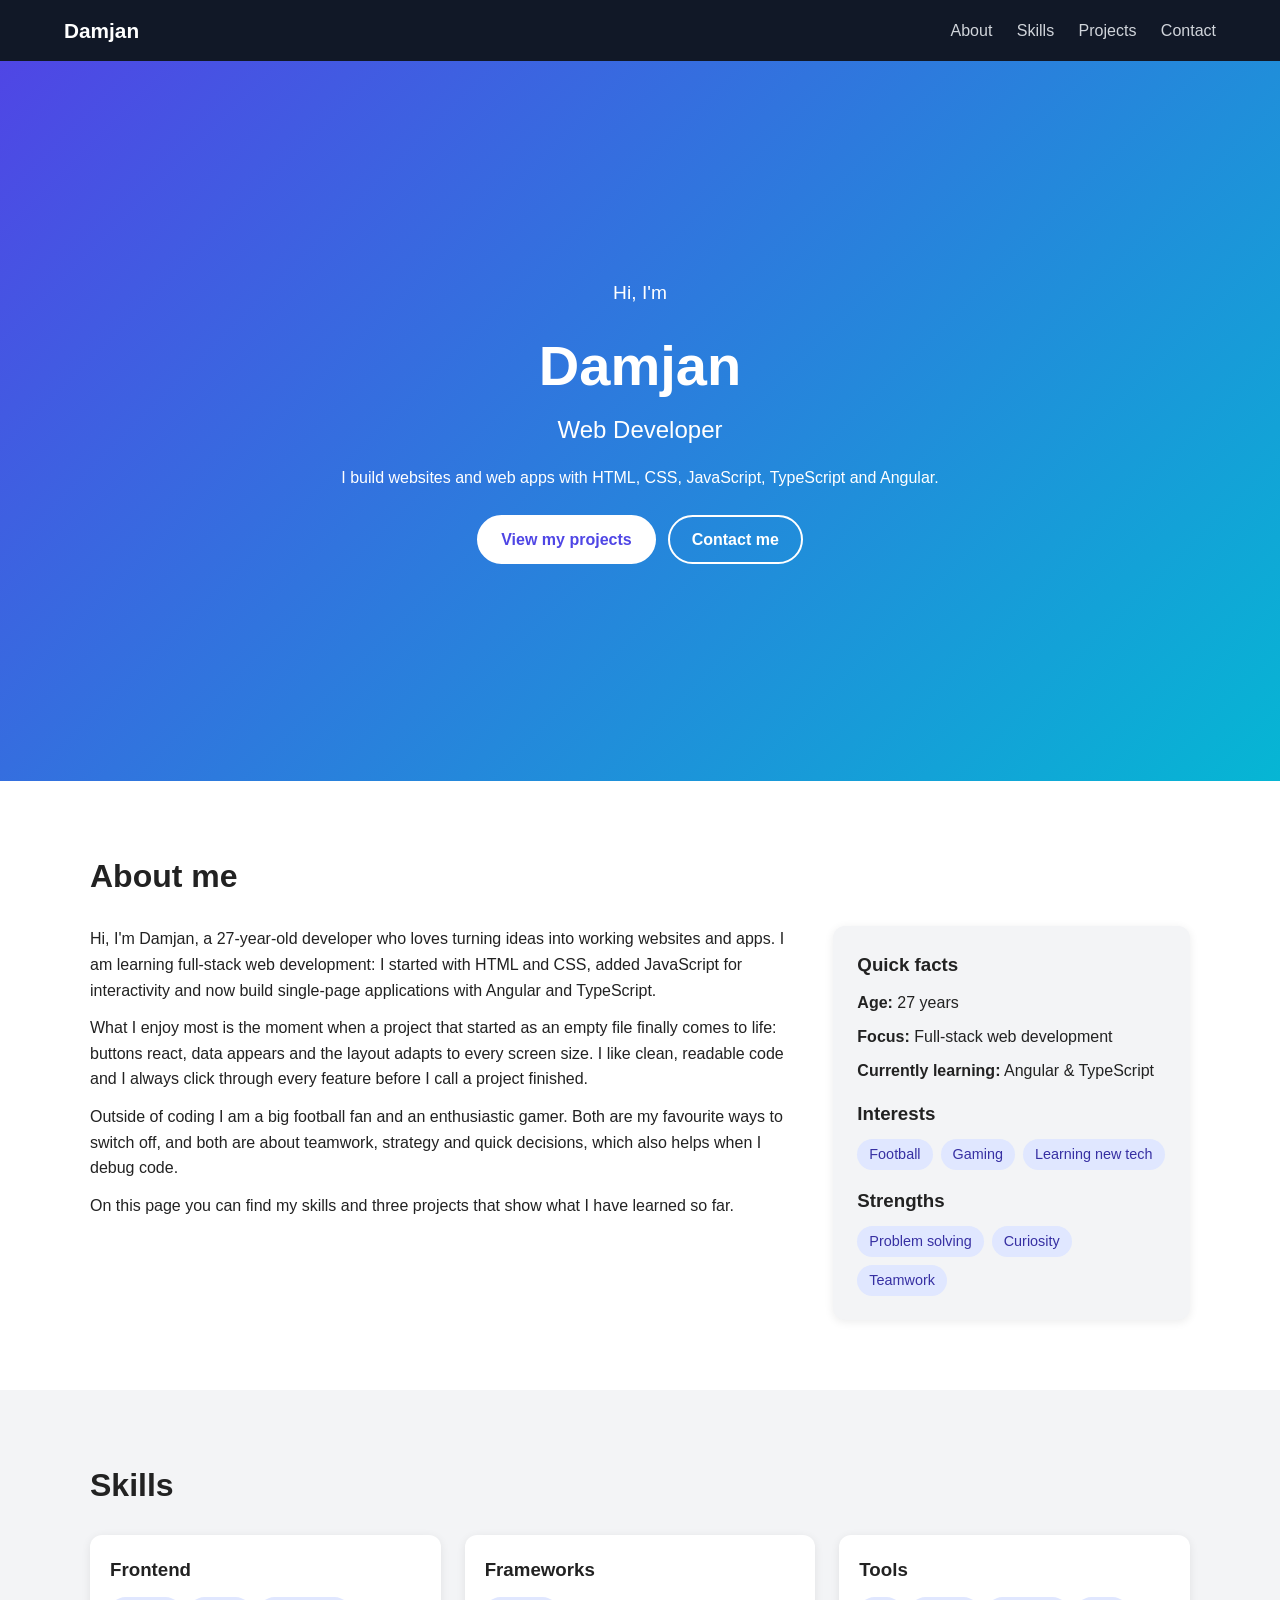
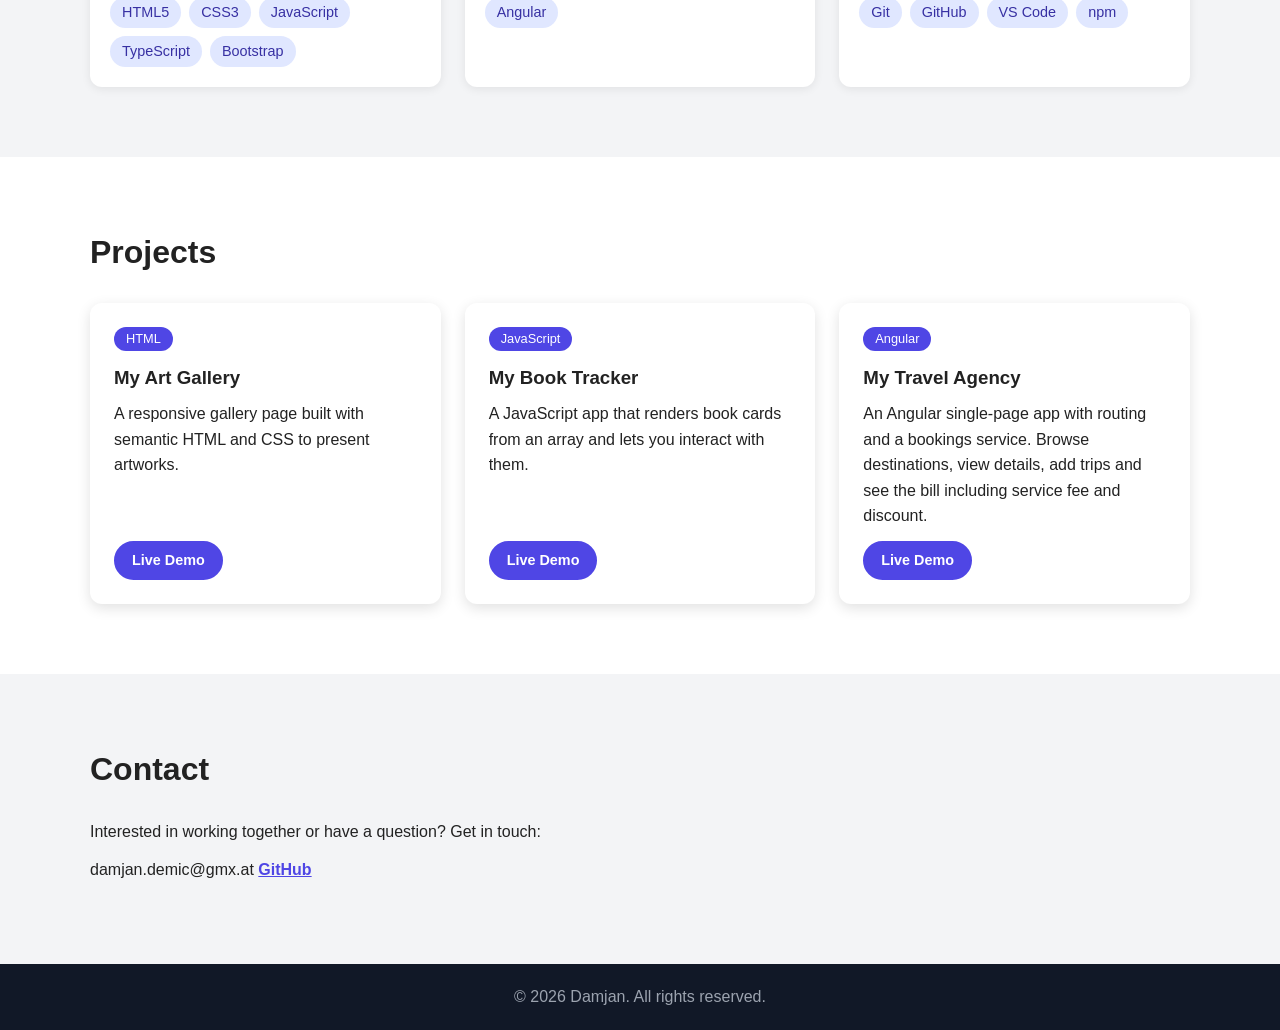
<file: index.html>
<!DOCTYPE html>
<html lang="en">

<head>
    <meta charset="UTF-8" />
    <meta name="viewport" content="width=device-width, initial-scale=1.0" />
    <title>Damjan | Portfolio</title>
    <link rel="stylesheet" href="styles.css" />
</head>

<body>
    <header class="navbar">
        <a href="#home" class="logo">Damjan</a>
        <nav>
            <a href="#about">About</a>
            <a href="#skills">Skills</a>
            <a href="#projects">Projects</a>
            <a href="#contact">Contact</a>
        </nav>
    </header>

    <section id="home" class="hero">
        <div class="container">
            <p class="hero-small">Hi, I'm</p>
            <h1>Damjan</h1>
            <h2>Web Developer</h2>
            <p class="hero-text">
                I build websites and web apps with HTML, CSS, JavaScript, TypeScript and Angular.
            </p>
            <div class="hero-buttons">
                <a href="#projects" class="btn">View my projects</a>
                <a href="#contact" class="btn btn-outline">Contact me</a>
            </div>
        </div>
    </section>

    <section id="about">
        <div class="container">
            <h2 class="section-title">About me</h2>

            <div class="about-grid">
                <div class="about-text">
                    <p>
                        Hi, I'm Damjan, a <span class="age"></span>-year-old developer who loves turning ideas
                        into working websites and apps. I am learning full-stack web development: I started
                        with HTML and CSS, added JavaScript for interactivity and now build single-page
                        applications with Angular and TypeScript.
                    </p>
                    <p>
                        What I enjoy most is the moment when a project that started as an empty file finally
                        comes to life: buttons react, data appears and the layout adapts to every screen size.
                        I like clean, readable code and I always click through every feature before I call
                        a project finished.
                    </p>
                    <p>
                        Outside of coding I am a big football fan and an enthusiastic gamer. Both are my favourite
                        ways to switch off, and both are about teamwork, strategy and quick decisions, which
                        also helps when I debug code.
                    </p>
                    <p>
                        On this page you can find my skills and three projects that show what I have learned so far.
                    </p>
                </div>

                <div class="about-card">
                    <h3>Quick facts</h3>
                    <ul class="facts">
                        <li><strong>Age:</strong> <span class="age"></span> years</li>
                        <li><strong>Focus:</strong> Full-stack web development</li>
                        <li><strong>Currently learning:</strong> Angular &amp; TypeScript</li>
                    </ul>

                    <h3>Interests</h3>
                    <div class="badges">
                        <span class="badge">Football</span>
                        <span class="badge">Gaming</span>
                        <span class="badge">Learning new tech</span>
                    </div>

                    <h3>Strengths</h3>
                    <div class="badges">
                        <span class="badge">Problem solving</span>
                        <span class="badge">Curiosity</span>
                        <span class="badge">Teamwork</span>
                    </div>
                </div>
            </div>
        </div>
    </section>

    <section id="skills" class="alt">
        <div class="container">
            <h2 class="section-title">Skills</h2>
            <div id="skills-container" class="skills-grid"></div>
        </div>
    </section>

    <section id="projects">
        <div class="container">
            <h2 class="section-title">Projects</h2>
            <div id="projects-container" class="projects-grid"></div>
        </div>
    </section>

    <section id="contact" class="alt">
        <div class="container">
            <h2 class="section-title">Contact</h2>
            <p>Interested in working together or have a question? Get in touch:</p>
            <p class="contact-links">
                <d>damjan.demic@gmx.at</d>
                <a href="https://github.com/CodeWorkerVienna">GitHub</a>
            </p>
        </div>
    </section>

    <footer>
        <p>&copy; <span id="year"></span> Damjan. All rights reserved.</p>
    </footer>

    <script src="scripts.js"></script>
</body>

</html>
</file>
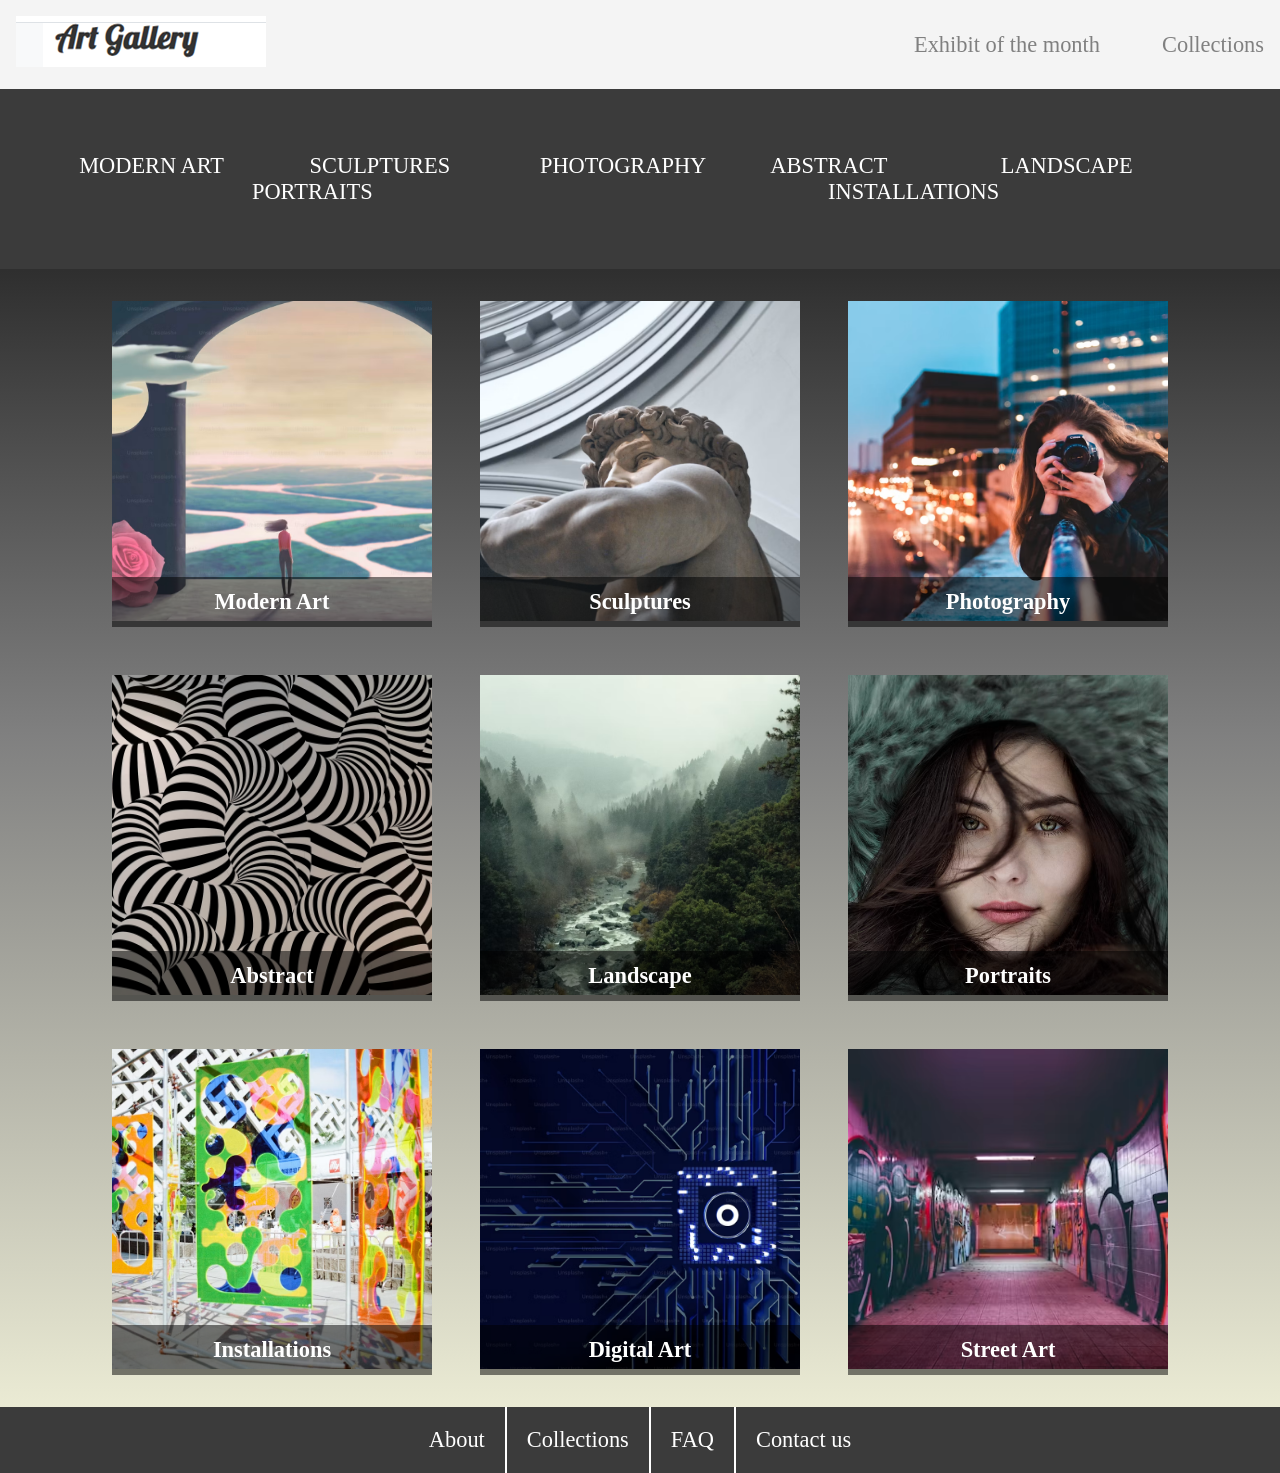
<file: myArtGallery/index.html>
<!DOCTYPE html>
<html lang="en">

<head>
    <meta charset="UTF-8">
    <meta name="viewport" content="width=device-width, initial-scale=1.0">
    <title>Art Gallery</title>
    <link rel="stylesheet" href="styles.css">
</head>

<body>

    <!-- Start of Header -->

    <header>
        <div class="headcontainer">
            <div class="Logo">
                <a href="index.html"><img src="./Pictures/Logo.png" alt="Art Gallery, Logo" class="Logo"></a>
            </div>
            <div class="info-header">
                <a href="FeaturedExhibition.html" class="exhibit">Exhibit of the month </a>
                <a href="#" class="collections"> Collections</a>
            </div>
        </div>
        <!-- Start of Navbar -->
        <nav class="navbar">
            <div class="navlinks">
                <a href="#">Modern Art</a>
                <a href="#">Sculptures</a>
                <a href="#">Photography</a>
                <a href="#">Abstract</a>
                <a href="#">Landscape</a>
                <a href="#">Portraits</a>
                <a href="#">Installations</a>
            </div>
        </nav>
        <!-- End of Navbar -->
    </header>

    <div class="gallery-container">
        <div class="picture">
            <img src="./Pictures/ModernArt.avif" alt="Modern Art">
            <p class="picture-description"> Modern Art</p>
        </div>
        <div class="picture">
            <img src="./Pictures/Sculpture.avif" alt="Sculpture">
            <p class="picture-description"> Sculptures</p>
        </div>
        <div class="picture">
            <img src="./Pictures/Photography.avif" alt="Photography">
            <p class="picture-description"> Photography</p>
        </div>
        <div class="picture">
            <img src="./Pictures/Abstract.avif" alt="Abstract">
            <p class="picture-description"> Abstract</p>
        </div>
        <div class="picture">
            <img src="./Pictures/Landscape.avif" alt="Landscape">
            <p class="picture-description"> Landscape</p>
        </div>
        <div class="picture">
            <img src="./Pictures/Portraits.avif" alt="a Portrait">
            <p class="picture-description"> Portraits</p>
        </div>
        <div class="picture">
            <img src="./Pictures/Installation.avif" alt="Installation">
            <p class="picture-description"> Installations</p>
        </div>
        <div class="picture">
            <img src="./Pictures/DigitalArt.avif" alt="Digital Art">
            <p class="picture-description"> Digital Art</p>
        </div>
        <div class="picture">
            <img src="./Pictures/StreetArt.avif" alt="Street Art">
            <p class="picture-description"> Street Art</p>
        </div>

    </div>




    <!-- Start of Footer -->
    <footer>
        <div class="footer-container">
            <a href="About.html" class="forborder">About</a>
            <a href="#" class="forborder">Collections</a>
            <a href="#" class="forborder">FAQ</a>
            <a href="https://www.codefactory.wien/kontakt" class="contact">Contact us</a>
        </div>
    </footer>
</body>

</html>
</file>
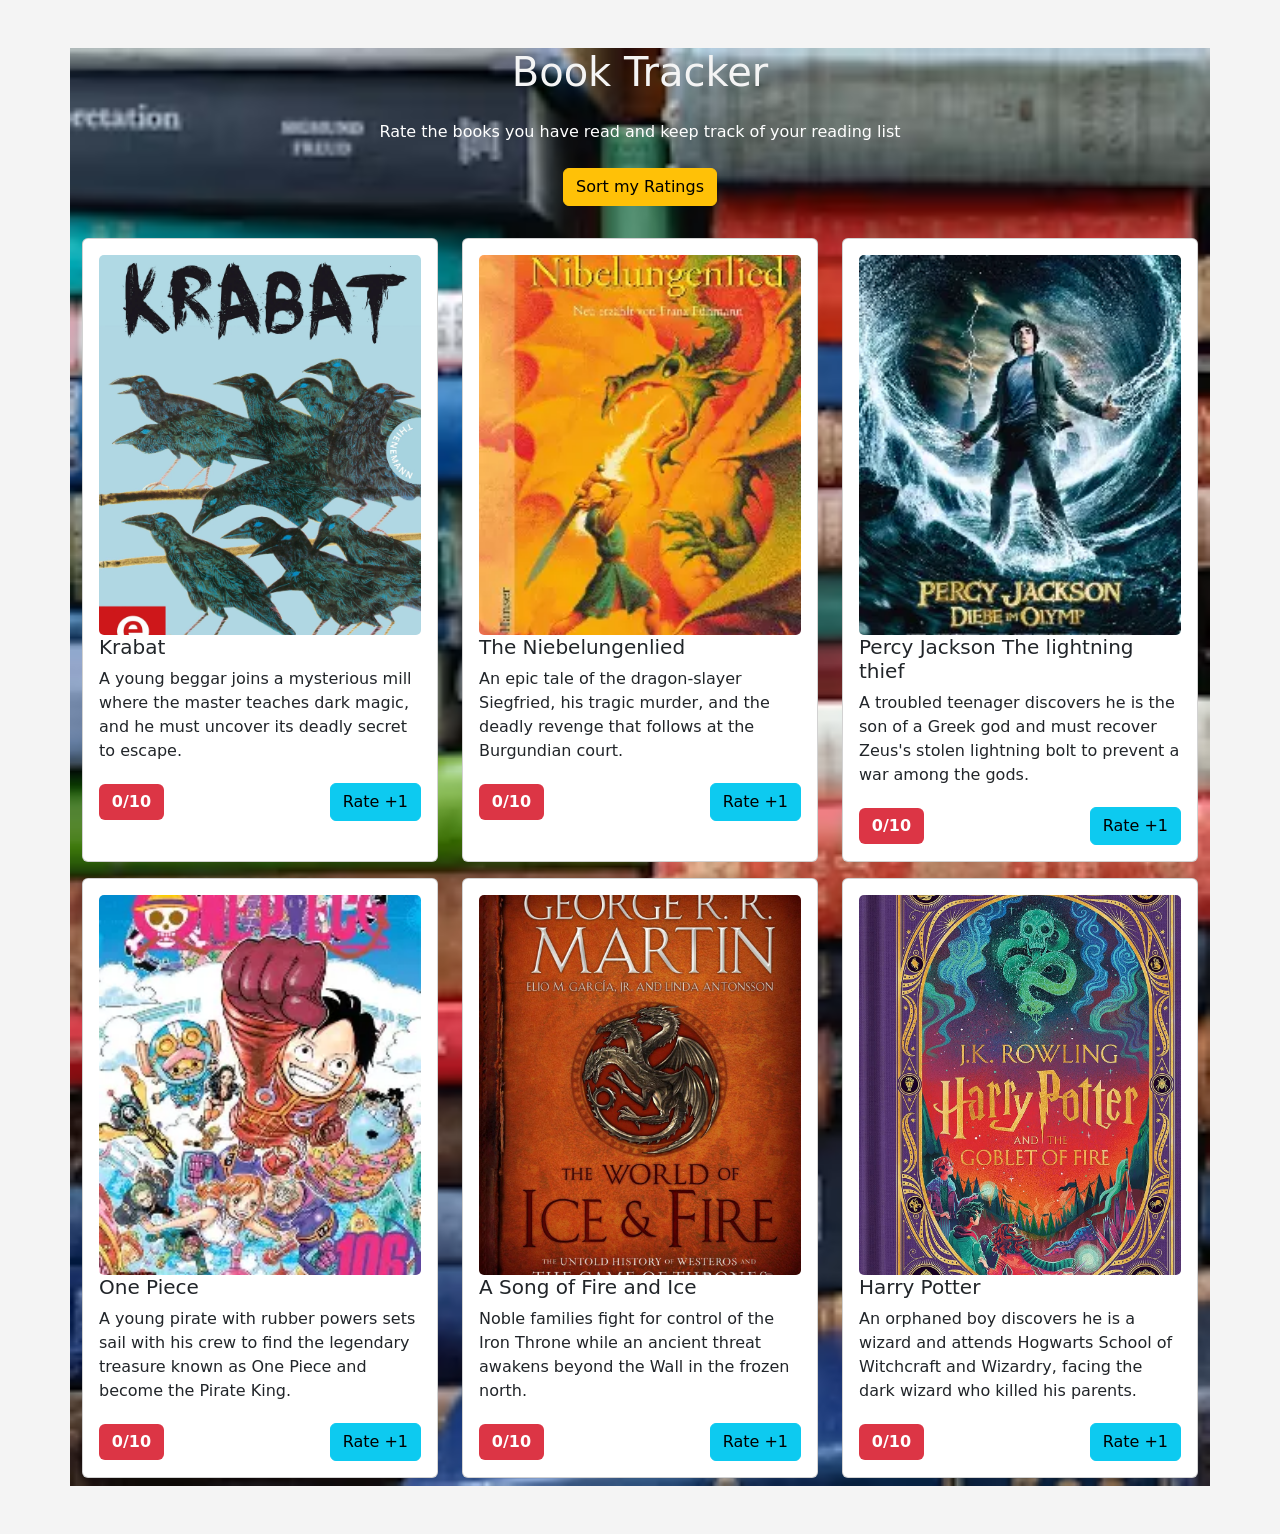
<file: myBookTracker/index.html>
<!DOCTYPE html>
<html lang="en">

<head>
    <meta charset="UTF-8">
    <meta name="viewport" content="width=device-width, initial-scale=1.0">
    <title>Book Tracker</title>
    <link href="https://cdn.jsdelivr.net/npm/bootstrap@5.3.8/dist/css/bootstrap.min.css" rel="stylesheet"
        integrity="sha384-sRIl4kxILFvY47J16cr9ZwB07vP4J8+LH7qKQnuqkuIAvNWLzeN8tE5YBujZqJLB" crossorigin="anonymous">
    <link rel="stylesheet" href="./css/styles.css">
</head>

<body>
    <div class="main-container py-5">
        <div class="container">
            <h1 class="text-center mb-4">Book Tracker</h1>
            <p class="text-center mb-4 text-white">Rate the books you have read and keep track of your
                reading list</p>

            <div class="text-center mb-4">
                <button class="btn btn-warning" id="sortBtn">Sort my Ratings</button>
            </div>

            <div class="row" id="booksContainer"></div>
        </div>
    </div>

    <script src="https://cdn.jsdelivr.net/npm/bootstrap@5.3.8/dist/js/bootstrap.bundle.min.js"
        integrity="sha384-FKyoEForCGlyvwx9Hj09JcYn3nv7wiPVlz7YYwJrWVcXK/BmnVDxM+D2scQbITxI"
        crossorigin="anonymous"></script>
    <script src="./js/data.js"></script>
    <script src="./js/script.js"></script>
</body>

</html>
</file>
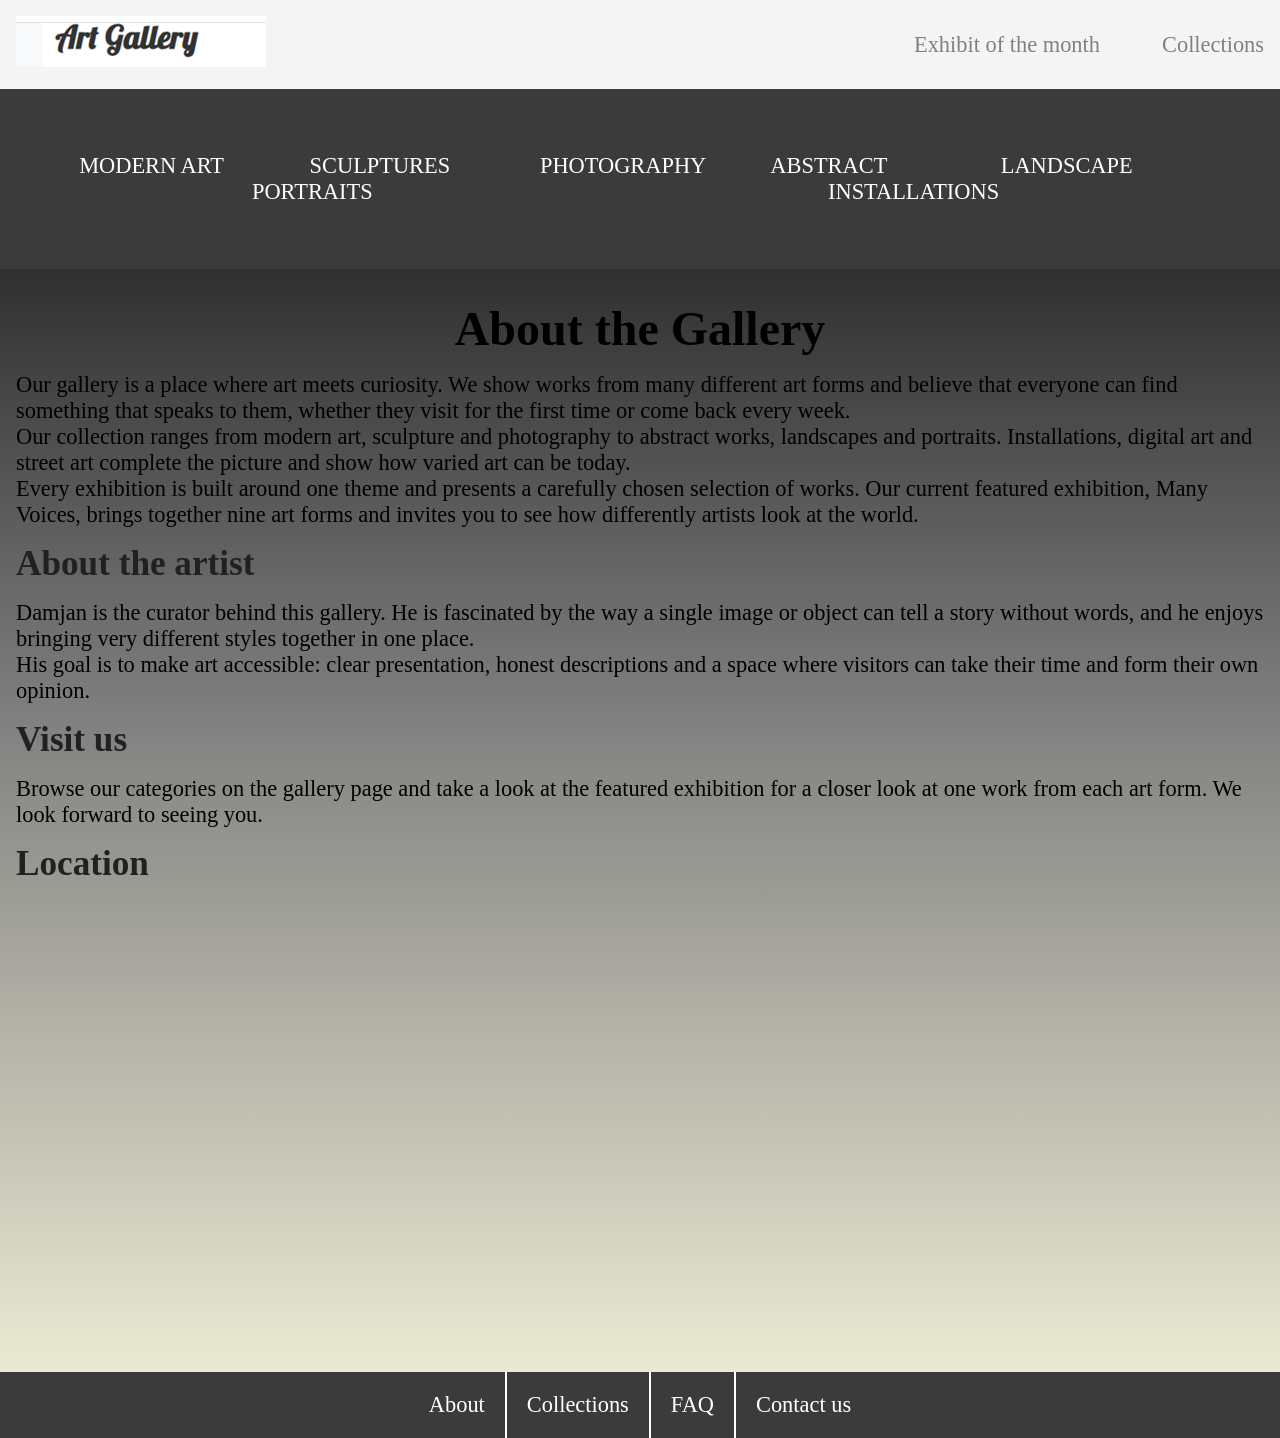
<file: myArtGallery/About.html>
<!DOCTYPE html>
<html lang="en">

<head>
    <meta charset="UTF-8">
    <meta name="viewport" content="width=device-width, initial-scale=1.0">
    <title>About</title>
    <link rel="stylesheet" href="styles.css">
</head>

<body>
    <header>
        <div class="headcontainer">
            <div class="Logo">
                <a href="index.html"><img src="./Pictures/Logo.png" alt="Art Gallery, Logo" class="Logo"></a>
            </div>
            <div class="info-header">
                <a href="FeaturedExhibition.html" class="exhibit">Exhibit of the month </a>
                <a href="#" class="collections"> Collections</a>
            </div>
        </div>
        <!-- Start of Navbar -->
        <nav class="navbar">
            <div class="navlinks">
                <a href="#">Modern Art</a>
                <a href="#">Sculptures</a>
                <a href="#">Photography</a>
                <a href="#">Abstract</a>
                <a href="#">Landscape</a>
                <a href="#">Portraits</a>
                <a href="#">Installations</a>
            </div>
        </nav>
        <!-- End of Navbar -->
    </header>

    <div class="herocontainer">
        <h1>About the Gallery</h1>
        <p>
            Our gallery is a place where art meets curiosity. We show works from many different art forms
            and believe that everyone can find something that speaks to them, whether they visit for the first time
            or come back every week.
        </p>
        <p>
            Our collection ranges from modern art, sculpture and photography to abstract works, landscapes
            and portraits. Installations, digital art and street art complete the picture and show how
            varied art can be today.
        </p>
        <p>
            Every exhibition is built around one theme and presents a carefully chosen selection of works.
            Our current featured exhibition, Many Voices, brings together nine art forms and invites you
            to see how differently artists look at the world.
        </p>

        <h2>About the artist</h2>
        <p>
            Damjan is the curator behind this gallery. He is fascinated by the way a single image or object can
            tell a story without words, and he enjoys bringing very different styles together in one place.
        </p>
        <p>
            His goal is to make art accessible: clear presentation, honest descriptions and a space where
            visitors can take their time and form their own opinion.
        </p>

        <h2>Visit us</h2>
        <p>
            Browse our categories on the gallery page and take a look at the featured exhibition for
            a closer look at one work from each art form. We look forward to seeing you.
        </p>
        <h2>Location</h2>
        <iframe
            src="https://www.google.com/maps/embed?pb=!1m18!1m12!1m3!1d13015.197565360513!2d138.71706367155744!3d35.360624563076186!2m3!1f0!2f0!3f0!3m2!1i1024!2i768!4f13.1!3m3!1m2!1s0x6019629a42fdc899%3A0xa6a1fcc916f3a4df!2sFuji!5e0!3m2!1sde!2sat!4v1789291270066!5m2!1sde!2sat"
            width="600" height="450" style="border:0;" allowfullscreen="" loading="lazy"
            referrerpolicy="strict-origin-when-cross-origin"></iframe>

    </div>



    <!-- Start of Footer -->
    <footer>
        <div class="footer-container">
            <a href="About.html" class="forborder">About</a>
            <a href="#" class="forborder">Collections</a>
            <a href="#" class="forborder">FAQ</a>
            <a href="https://www.codefactory.wien/kontakt" class="contact">Contact us</a>
        </div>
    </footer>
</body>

</html>
</file>
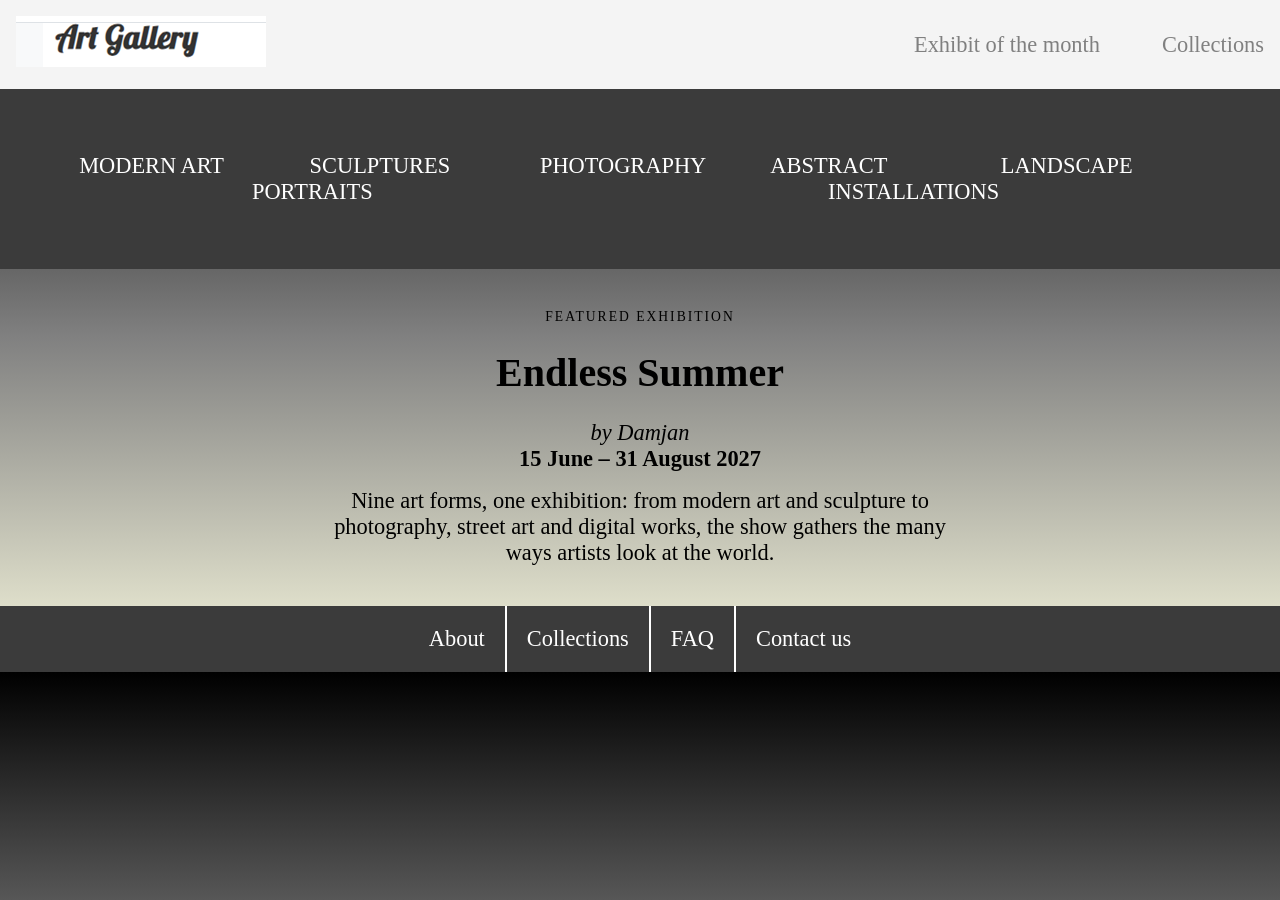
<file: myArtGallery/FeaturedExhibition.html>
<!DOCTYPE html>
<html lang="en">

<head>
    <meta charset="UTF-8">
    <meta name="viewport" content="width=device-width, initial-scale=1.0">
    <title>Featured Exhibition</title>
    <link rel="stylesheet" href="styles.css">
</head>

<body>

    <header>
        <div class="headcontainer">
            <div class="Logo">
                <a href="index.html"><img src="./Pictures/Logo.png" alt="Art Gallery, Logo" class="Logo"></a>
            </div>
            <div class="info-header">
                <a href="FeaturedExhibition.html" class="exhibit">Exhibit of the month </a>
                <a href="#" class="collections"> Collections</a>
            </div>
        </div>
        <!-- Start of Navbar -->
        <nav class="navbar">
            <div class="navlinks">
                <a href="#">Modern Art</a>
                <a href="#">Sculptures</a>
                <a href="#">Photography</a>
                <a href="#">Abstract</a>
                <a href="#">Landscape</a>
                <a href="#">Portraits</a>
                <a href="#">Installations</a>
            </div>
        </nav>
    </header>
    <!-- End of Navbar -->
    <section class="exhibition-info">
        <p class="exhibition-label">Featured Exhibition</p>
        <h1>Endless Summer</h1>
        <p class="exhibition-artist">by Damjan</p>
        <p class="exhibition-dates">15 June &ndash; 31 August 2027</p>
        <p class="exhibition-text">
            Nine art forms, one exhibition: from modern art and sculpture to photography, street art and
            digital works, the show gathers the many ways artists look at the world.
        </p>
    </section>









    <!-- Start of Footer -->
    <footer>
        <div class="footer-container">
            <a href="About.html" class="forborder">About</a>
            <a href="#" class="forborder">Collections</a>
            <a href="#" class="forborder">FAQ</a>
            <a href="https://www.codefactory.wien/kontakt" class="contact">Contact us</a>
        </div>
    </footer>




</body>

</html>
</file>
<file: styles.css>
* {
  box-sizing: border-box;
  margin: 0;
  padding: 0;
}

html {
  scroll-behavior: smooth;
  scroll-padding-top: 100px;
}

body {
  font-family: Arial, Helvetica, sans-serif;
  line-height: 1.6;
  color: #222;
  background: #ffffff;
}

.container {
  max-width: 1100px;
  margin: 0 auto;
}

section {
  padding: 70px 5%;
}

.alt {
  background: #f3f4f6;
}

.section-title {
  font-size: 2rem;
  margin-bottom: 24px;
}

p {
  margin-bottom: 12px;
}

/* ---------- Navbar ---------- */
.navbar {
  position: sticky;
  top: 0;
  z-index: 10;
  display: flex;
  justify-content: space-between;
  align-items: center;
  flex-wrap: wrap;
  padding: 14px 5%;
  background: #111827;
}

.logo {
  color: #ffffff;
  font-size: 1.3rem;
  font-weight: bold;
  text-decoration: none;
}

.navbar nav a {
  color: #d1d5db;
  text-decoration: none;
  margin-left: 20px;
}

.navbar nav a:hover {
  color: #ffffff;
}

/* ---------- Hero ---------- */
.hero {
  min-height: 80vh;
  display: flex;
  align-items: center;
  color: #ffffff;
  text-align: center;
  background: linear-gradient(135deg, #4f46e5, #06b6d4);
}

.hero .container {
  width: 100%;
}

.hero-small {
  font-size: 1.2rem;
}

.hero h1 {
  font-size: 3.5rem;
}

.hero h2 {
  font-weight: normal;
  margin-bottom: 16px;
}

.hero-text {
  max-width: 600px;
  margin: 0 auto 24px auto;
}

.hero-buttons {
  display: flex;
  justify-content: center;
  gap: 12px;
  flex-wrap: wrap;
}

/* ---------- Buttons ---------- */
.btn {
  display: inline-block;
  padding: 10px 22px;
  background: #ffffff;
  color: #4f46e5;
  border: 2px solid #ffffff;
  border-radius: 999px;
  font-weight: bold;
  text-decoration: none;
}

.btn:hover {
  opacity: 0.85;
}

.btn-outline {
  background: transparent;
  color: #ffffff;
}

/* ---------- Skills ---------- */
.skills-grid {
  display: grid;
  grid-template-columns: repeat(auto-fit, minmax(250px, 1fr));
  gap: 24px;
}

.skill-group {
  background: #ffffff;
  padding: 20px;
  border-radius: 12px;
  box-shadow: 0 2px 10px rgba(0, 0, 0, 0.08);
}

.skill-group h3 {
  margin-bottom: 12px;
}

.badges {
  display: flex;
  flex-wrap: wrap;
  gap: 8px;
}

.badge {
  background: #e0e7ff;
  color: #3730a3;
  padding: 4px 12px;
  border-radius: 999px;
  font-size: 0.9rem;
}

/* ---------- Projects ---------- */
.projects-grid {
  display: grid;
  grid-template-columns: repeat(auto-fit, minmax(280px, 1fr));
  gap: 24px;
}

.project-card {
  display: flex;
  flex-direction: column;
  background: #ffffff;
  padding: 24px;
  border-radius: 12px;
  box-shadow: 0 4px 14px rgba(0, 0, 0, 0.12);
  transition: transform 0.2s ease;
}

.project-card:hover {
  transform: translateY(-6px);
}

.project-tag {
  align-self: flex-start;
  background: #4f46e5;
  color: #ffffff;
  padding: 2px 12px;
  border-radius: 999px;
  font-size: 0.8rem;
  margin-bottom: 12px;
}

.project-card h3 {
  margin-bottom: 8px;
}

.project-links {
  margin-top: auto;
  display: flex;
  gap: 10px;
  flex-wrap: wrap;
}

.project-links .btn {
  background: #4f46e5;
  color: #ffffff;
  border-color: #4f46e5;
  padding: 6px 16px;
  font-size: 0.9rem;
}

.project-links .btn-outline {
  background: transparent;
  color: #4f46e5;
}

/* ---------- Contact & Footer ---------- */
.contact-links a {
  margin-right: 20px;
  color: #4f46e5;
  font-weight: bold;
}

footer {
  background: #111827;
  color: #9ca3af;
  text-align: center;
  padding: 20px 5%;
}

footer p {
  margin: 0;
}

/* ---------- Small screens ---------- */
@media (max-width: 600px) {
  .navbar {
    justify-content: center;
  }

  .navbar nav a {
    margin: 0 10px;
  }

  .hero h1 {
    font-size: 2.5rem;
  }
}
/* ---------- About ---------- */
.about-grid {
  display: grid;
  grid-template-columns: 2fr 1fr;
  gap: 30px;
  align-items: start;
}

.about-card {
  background: #f3f4f6;
  padding: 24px;
  border-radius: 12px;
  box-shadow: 0 2px 10px rgba(0, 0, 0, 0.08);
}

.about-card h3 {
  margin: 16px 0 10px 0;
}

.about-card h3:first-child {
  margin-top: 0;
}

.facts {
  list-style: none;
}

.facts li {
  margin-bottom: 8px;
}

@media (max-width: 800px) {
  .about-grid {
    grid-template-columns: 1fr;
  }
}
</file>
<file: myArtGallery/styles.css>
/* General Settings */

* {
  padding: 0;
  margin: 0;
  box-sizing: border-box;
}

body {
  font-family: Cambria, Cochin, Georgia, Times, "Times New Roman", serif;
  font-size: 1.4rem;
  background-image: linear-gradient(to bottom, black, grey, beige);
}

/* Start Header LOGO+2Links */

header {
  background-color: #f4f4f4;
}
.headcontainer {
  display: flex;
  justify-content: space-between;
  align-items: center;
  padding: 1rem;
}
.info-header {
  display: flex;
  justify-content: space-between;
  width: 350px;
}

.info-header a {
  color: grey;
  text-decoration: none;
}

.info-header a:hover {
  color: blue;
}

/* Start of the Navbar */

.navbar {
  background-color: rgb(59, 59, 59);
  padding: 4rem;
}
.navlinks {
  display: flex;
  flex-wrap: wrap;
  justify-content: space-around;
  overflow: hidden;
}
.navlinks a {
  text-decoration: none;
  color: white;
  text-transform: uppercase;
  min-width: 200px;
}
.navlinks a:hover {
  color: blue;
}

/* Start of Footer */
footer {
  background-color: rgb(59, 59, 59);
}
.footer-container {
  display: flex;
  align-items: center;
  justify-content: center;
}

.footer-container a {
  text-decoration: none;
  padding: 20px;
  color: white;
}
.forborder {
  border-right: 2px solid white;
}
.footer-container a:hover {
  color: blue;
}

/* Start of Gallery */
.gallery-container {
  display: grid;
  grid-template-columns: repeat(1, 1fr);
  gap: 3rem;
  padding: 2rem;
  margin: 0 5rem;
}
.gallery-container img {
  width: 100%;
  height: 320px;
  object-fit: cover;
  transition: transform 1s ease;
}

.gallery-container img:hover {
  transform: scale(1.2);
}

.picture {
  position: relative;
  overflow: hidden;
}

.picture-description {
  position: absolute;
  text-align: center;
  width: 100%;
  color: white;
  background: rgba(0, 0, 0, 0.5);
  opacity: 1;
  bottom: 0;
  left: 0;
  padding: 12px;
  font-weight: bold;
}

/* Start of Media Query */

@media (min-width: 768px) {
  .gallery-container {
    grid-template-columns: repeat(2, 1fr);
  }
}
@media (min-width: 992px) {
  .gallery-container {
    grid-template-columns: repeat(3, 1fr);
  }
}

/* Styles for Featured Exhibition */

.featuredcontainer {
  display: grid;
  grid-template-columns: repeat(3, 1fr);
  gap: 3rem;
  padding: 2rem;
  margin: 3rem 5rem;
}

.featuredcontainer img {
  width: 100%;
  height: 100%;
  object-fit: cover;
  border-radius: 12px;
}
.featuredpictures {
  position: relative;
  overflow: hidden;
  transition: transform 1s ease-in-out;
}
.infobox {
  position: absolute;
  top: 50%;
  text-align: center;
  color: beige;
  background: rgba(0, 0, 0, 0.5);
  opacity: 0;
}
.featuredpictures:hover {
  .infobox {
    opacity: 1;
  }
  transform: scale(1.15);
}

/* Grid Layout */

.featuredpictures1 {
  grid-row: span 2;
}
.featuredpictures2 {
  grid-column: span 2;
}
.featuredpictures3 {
  grid-column: span 2;
}
.featuredpictures4 {
  grid-column: span 2;
  grid-row: span 2;
}
.featuredpictures8 {
  grid-column: span 2;
}

@media (max-width: 992px) {
  .featuredcontainer {
    grid-template-columns: repeat(2, 1fr);
  }
}
@media (max-width: 768px) {
  .featuredcontainer {
    grid-template-columns: repeat(1, 1fr);
  }
}

/* Styles About Page */
h1 {
  text-align: center;
  padding: 1rem;
  font-weight: bold;
  font-size: 3rem;
}
h2 {
  color: rgb(33, 33, 36);
  padding: 1rem 0;
  font-size: 2.2rem;
}
.herocontainer {
  padding: 1rem;
}

.exhibition-info {
  text-align: center;
  max-width: 700px;
  margin: 40px auto;
  padding: 0 20px;
}

.exhibition-label {
  text-transform: uppercase;
  letter-spacing: 2px;
  font-size: 0.85rem;
}

.exhibition-info h1 {
  font-size: 2.5rem;
  margin: 8px 0;
}

.exhibition-artist {
  font-style: italic;
}

.exhibition-dates {
  font-weight: bold;
  margin-bottom: 16px;
}
</file>
<file: myBookTracker/css/styles.css>
* {
  padding: 0;
  margin: 0;
  box-sizing: border-box;
}

body {
  background-color: #f4f4f4;
}

.container {
  background-image: url("../pictures/books.jpg");
  background-size: cover;
  color: #f4f4f4;
}

.book-card {
  height: 100%;
}

.card-img {
  width: 100%;
  height: 380px;
  object-fit: cover;
}

.book-description {
  font-size: 0.9rem;
  color: #555;
  flex-grow: 1;
}

.rating-badge {
  font-size: 1rem;
  font-weight: bold;
  padding: 0.4rem 0.8rem;
  border-radius: 6px;
  color: white;
}
</file>
